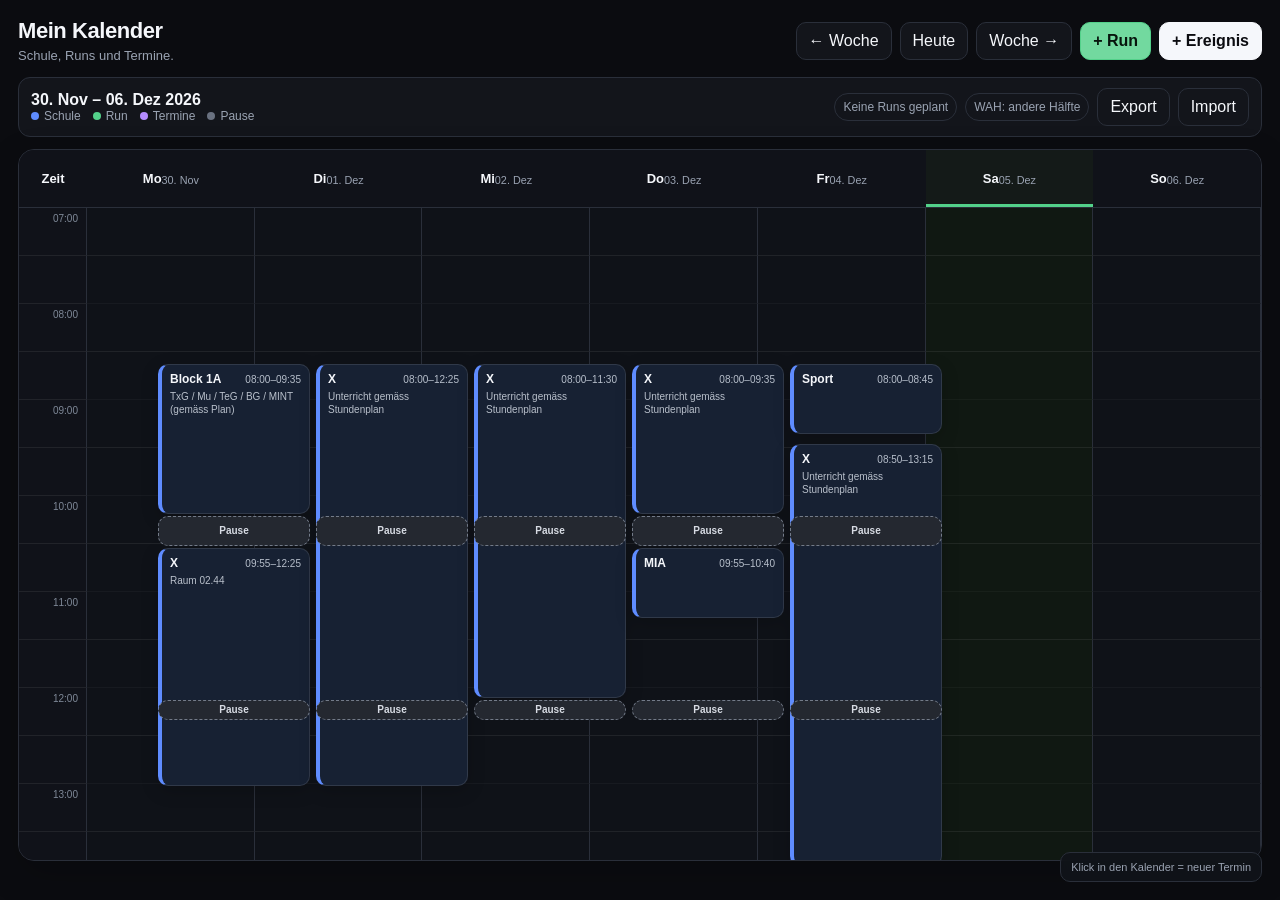
<file: index.html>
<!DOCTYPE html>
<html lang="de">
<head>
  <meta charset="UTF-8" />
  <meta name="viewport" content="width=device-width, initial-scale=1.0, viewport-fit=cover" />
  <meta name="theme-color" content="#0b0c10" />
  <meta name="apple-mobile-web-app-capable" content="yes" />
  <meta name="apple-mobile-web-app-status-bar-style" content="black-translucent" />
  <meta name="apple-mobile-web-app-title" content="Mein Kalender" />
  <meta name="format-detection" content="telephone=no" />
  <link rel="manifest" href="./manifest.webmanifest" />
  <link rel="apple-touch-icon" href="./apple-touch-icon.png" />
  <link rel="icon" type="image/png" href="./icon-192.png" />
  <script src="./config.js"></script>
  <title>Mein Kalender</title>
  <style>
    :root {
      --bg: #0b0c10;
      --panel: #13151b;
      --panel-2: #1a1d25;
      --text: #f5f7fb;
      --muted: #9aa3b2;
      --line: #2a2f3a;
      --school: #5f8cff;
      --run: #53d18a;
      --other: #b58cff;
      --danger: #ff6b78;
      --break: #697180;
      --accent: #ffffff;
    }

    * { box-sizing: border-box; }
    html { background: var(--bg); }
    body {
      margin: 0;
      font-family: Inter, ui-sans-serif, -apple-system, BlinkMacSystemFont, "Segoe UI", sans-serif;
      background: var(--bg);
      color: var(--text);
      min-height: 100vh;
      min-height: 100dvh;
      overscroll-behavior-y: none;
      -webkit-tap-highlight-color: transparent;
    }

    button, input, textarea, select { font: inherit; }
    button, .day-tab, .event { touch-action: manipulation; }
    button { cursor: pointer; }

    .app {
      width: min(1500px, 100%);
      margin: 0 auto;
      padding: 18px;
    }

    .topbar {
      display: flex;
      align-items: center;
      justify-content: space-between;
      gap: 14px;
      margin-bottom: 14px;
      flex-wrap: wrap;
    }

    .title-wrap h1 {
      margin: 0;
      font-size: 22px;
      letter-spacing: -0.02em;
    }

    .title-wrap p {
      margin: 4px 0 0;
      color: var(--muted);
      font-size: 13px;
    }

    .toolbar {
      display: flex;
      gap: 8px;
      align-items: center;
      flex-wrap: wrap;
    }

    .btn {
      border: 1px solid var(--line);
      background: var(--panel);
      color: var(--text);
      padding: 9px 12px;
      border-radius: 10px;
    }

    .btn:hover { background: var(--panel-2); }
    .btn.primary { background: #f5f7fb; color: #0b0c10; border-color: #f5f7fb; font-weight: 700; }
    .btn.run-primary { background: color-mix(in srgb, var(--run) 82%, #fff); color: #07150d; border-color: var(--run); font-weight: 800; }
    .btn.danger { color: #ffd7dc; border-color: #57313a; background: #24151a; }

    .week-strip {
      display: flex;
      justify-content: space-between;
      align-items: center;
      gap: 10px;
      padding: 10px 12px;
      margin-bottom: 12px;
      border: 1px solid var(--line);
      border-radius: 12px;
      background: var(--panel);
      flex-wrap: wrap;
    }

    .week-title { font-weight: 800; }
    .wah-badge, .stat-pill {
      font-size: 12px;
      color: var(--muted);
      border: 1px solid var(--line);
      padding: 6px 8px;
      border-radius: 999px;
      white-space: nowrap;
    }
    .stat-pill.good { color: #bff5d3; border-color: #28523a; background: #102319; }

    .calendar-shell {
      border: 1px solid var(--line);
      border-radius: 16px;
      overflow: hidden;
      background: var(--panel);
      box-shadow: 0 14px 38px rgba(0,0,0,.18);
    }

    .calendar-scroll { overflow: auto; max-height: calc(100vh - 190px); }

    .calendar {
      min-width: 1050px;
      display: grid;
      grid-template-columns: 68px repeat(7, minmax(140px, 1fr));
      position: relative;
    }

    .head {
      position: sticky;
      top: 0;
      z-index: 8;
      background: #101219;
      border-bottom: 1px solid var(--line);
      min-height: 58px;
      display: flex;
      align-items: center;
      justify-content: center;
      text-align: center;
      padding: 8px;
      font-size: 13px;
      font-weight: 700;
    }

    .head small { display: block; color: var(--muted); font-weight: 500; margin-top: 2px; }
    .head.today { box-shadow: inset 0 -3px 0 var(--run); background: #141a18; }
    .time-head { left: 0; z-index: 10; position: sticky; }

    .time-cell, .day-cell {
      height: 48px;
      border-bottom: 1px solid rgba(255,255,255,.07);
      border-right: 1px solid var(--line);
      position: relative;
    }

    .time-cell {
      position: sticky;
      left: 0;
      z-index: 5;
      background: #101219;
      color: #7f8998;
      font-size: 10px;
      text-align: right;
      padding: 5px 8px 0 4px;
      font-variant-numeric: tabular-nums;
    }
    .time-cell.half-hour { color: transparent; }

    .day-cell { background: #0f1218; }
    .day-cell.today { background: #101812; }
    .day-cell:hover { background: #151922; }
    .day-cell.half-hour { border-bottom-color: rgba(255,255,255,.035); }

    .event-layer {
      grid-column: 2 / 9;
      grid-row: 2 / span 28;
      position: absolute;
      inset: 58px 0 auto 68px;
      height: 1344px;
      pointer-events: none;
      z-index: 6;
    }

    .event {
      position: absolute;
      border-radius: 10px;
      padding: 7px 8px;
      overflow: hidden;
      border: 1px solid rgba(255,255,255,0.11);
      pointer-events: auto;
      user-select: none;
      box-shadow: 0 5px 18px rgba(0,0,0,0.18);
    }

    .event.school { background: #172133; border-left: 4px solid var(--school); }
    .event.run { background: #14271d; border-left: 4px solid var(--run); padding-right: 38px; }
    .event.run.done { opacity: .55; background: #111b15; }
    .event.run.done .name { text-decoration: line-through; }
    .run-check {
      position: absolute;
      right: 6px;
      top: 6px;
      width: 22px;
      height: 22px;
      border-radius: 50%;
      border: 1px solid rgba(255,255,255,.28);
      background: rgba(4,15,9,.45);
      color: #fff;
      display: grid;
      place-items: center;
      padding: 0;
      font-size: 13px;
      font-weight: 900;
      line-height: 1;
    }
    .run-check:hover { transform: scale(1.06); }
    .event.run.done .run-check { background: var(--run); color: #08150d; border-color: var(--run); }
    .event.other { background: #211a2e; border-left: 4px solid var(--other); }
    .event.break {
      background: color-mix(in srgb, var(--break) 22%, #11141a);
      border: 1px dashed #737b89;
      color: #d7dbe3;
      display: flex;
      align-items: center;
      justify-content: center;
      padding: 2px 5px;
      box-shadow: none;
    }
    .event.break .name { font-size: 10px; font-weight: 700; }
    .event.break .meta { display: none; }

    .event-top { display: flex; align-items: baseline; justify-content: space-between; gap: 8px; }
    .event .name { font-weight: 800; font-size: 12px; line-height: 1.2; min-width: 0; overflow: hidden; text-overflow: ellipsis; white-space: nowrap; }
    .event .event-time { color: #b7bfcb; font-size: 10px; line-height: 1.2; white-space: nowrap; font-variant-numeric: tabular-nums; }
    .event .event-desc { color: #b9c0cb; font-size: 10px; margin-top: 4px; line-height: 1.3; display: -webkit-box; -webkit-box-orient: vertical; -webkit-line-clamp: 2; overflow: hidden; }
    .event.short-event .event-desc { display: none; }
    .event.tiny-event .event-time, .event.tiny-event .event-desc { display: none; }
    .event.tiny-event { padding-top: 4px; padding-bottom: 4px; }

    .now-line {
      position: absolute;
      height: 2px;
      background: #ff6b78;
      z-index: 20;
      pointer-events: none;
      border-radius: 999px;
      box-shadow: 0 0 0 1px rgba(255,107,120,.12);
    }
    .now-line::before {
      content: "";
      width: 7px;
      height: 7px;
      border-radius: 50%;
      background: #ff6b78;
      position: absolute;
      left: -2px;
      top: -2.5px;
    }

    .legend { display: flex; gap: 12px; color: var(--muted); font-size: 12px; align-items: center; flex-wrap: wrap; }
    .legend span::before { content: ""; width: 8px; height: 8px; border-radius: 50%; display: inline-block; margin-right: 5px; }
    .legend .school::before { background: var(--school); }
    .legend .run::before { background: var(--run); }
    .legend .other::before { background: var(--other); }
    .legend .break::before { background: var(--break); }

    dialog {
      border: 1px solid var(--line);
      border-radius: 16px;
      background: #11141a;
      color: var(--text);
      width: min(480px, calc(100vw - 24px));
      padding: 0;
      box-shadow: 0 24px 80px rgba(0,0,0,.5);
    }

    dialog::backdrop { background: rgba(0,0,0,.68); }
    .modal { padding: 18px; }
    .modal h2 { margin: 0 0 14px; font-size: 18px; }
    .form-grid { display: grid; grid-template-columns: 1fr 1fr; gap: 10px; }
    .field { display: flex; flex-direction: column; gap: 5px; }
    .field.full { grid-column: 1 / -1; }
    label { color: var(--muted); font-size: 12px; }
    input, textarea, select {
      width: 100%;
      border: 1px solid var(--line);
      background: #0d1016;
      color: var(--text);
      border-radius: 9px;
      padding: 9px 10px;
      outline: none;
    }
    textarea { min-height: 90px; resize: vertical; }
    .modal-actions { margin-top: 14px; display: flex; justify-content: space-between; gap: 8px; }
    .modal-actions .left, .modal-actions .right { display: flex; gap: 8px; flex-wrap: wrap; }
    .quick-run-buttons { display: flex; gap: 7px; flex-wrap: wrap; }
    .quick-run-buttons button { flex: 1 1 110px; }
    .toggle-row {
      display: flex;
      align-items: center;
      gap: 8px;
      margin-top: 8px;
      padding: 9px 10px;
      border: 1px solid var(--line);
      border-radius: 9px;
      color: var(--text);
      background: #0d1016;
      cursor: pointer;
    }
    .toggle-row input { width: auto; margin: 0; }

    .empty-hint {
      position: fixed;
      right: 18px;
      bottom: 18px;
      color: var(--muted);
      background: rgba(17,20,26,.92);
      border: 1px solid var(--line);
      border-radius: 10px;
      padding: 8px 10px;
      font-size: 11px;
      backdrop-filter: blur(10px);
    }

    .mobile-day-tabs,
    .mobile-day-summary,
    .mobile-actions { display: none; }

    @media (max-width: 700px) {
      body { overflow: hidden; }

      .app {
        width: 100%;
        padding: calc(8px + env(safe-area-inset-top)) 8px calc(84px + env(safe-area-inset-bottom));
        height: 100dvh;
        display: flex;
        flex-direction: column;
      }

      .topbar {
        margin-bottom: 8px;
        gap: 8px;
        flex-wrap: nowrap;
      }
      .title-wrap h1 { font-size: 19px; }
      .title-wrap p { display: none; }
      .topbar .toolbar { gap: 5px; margin-left: auto; flex-wrap: nowrap; }
      .topbar .toolbar .btn {
        min-width: 42px;
        height: 42px;
        padding: 0 10px;
        border-radius: 12px;
      }
      #prevWeek, #nextWeek { font-size: 0; width: 42px; padding: 0; }
      #prevWeek::after { content: "‹"; font-size: 27px; line-height: 1; }
      #nextWeek::after { content: "›"; font-size: 27px; line-height: 1; }
      #todayBtn { padding: 0 11px; }
      #newRun, #newEvent { display: none; }

      .week-strip {
        display: block;
        margin-bottom: 8px;
        padding: 9px 10px;
        border-radius: 12px;
      }
      .week-title { font-size: 14px; }
      .week-strip .legend { display: none; }
      .week-strip > .toolbar {
        margin-top: 7px;
        gap: 6px;
        justify-content: flex-start;
      }
      .week-strip #exportBtn,
      .week-strip #importBtn { display: none; }
      .stat-pill, .wah-badge { padding: 5px 7px; font-size: 11px; }

      .mobile-day-tabs {
        display: grid;
        grid-template-columns: repeat(7, 1fr);
        gap: 4px;
        margin-bottom: 8px;
      }
      .day-tab {
        min-width: 0;
        border: 1px solid var(--line);
        background: var(--panel);
        color: var(--muted);
        border-radius: 10px;
        padding: 6px 2px 5px;
        text-align: center;
        line-height: 1.05;
      }
      .day-tab strong { display: block; font-size: 11px; color: inherit; }
      .day-tab small { display: block; margin-top: 4px; font-size: 11px; }
      .day-tab.active {
        background: #f5f7fb;
        color: #0b0c10;
        border-color: #f5f7fb;
        font-weight: 800;
      }
      .day-tab.today:not(.active) { border-color: var(--run); color: #d6ffe4; }
      .day-tab.has-run::after {
        content: "";
        display: block;
        width: 4px;
        height: 4px;
        border-radius: 50%;
        background: var(--run);
        margin: 4px auto 0;
      }
      .day-tab.has-run.active::after { background: #0b0c10; }

      .mobile-day-summary {
        display: flex;
        align-items: center;
        justify-content: space-between;
        gap: 10px;
        margin: 0 2px 8px;
        padding: 0 2px;
        min-height: 30px;
      }
      .mobile-day-summary strong {
        font-size: 14px;
        letter-spacing: -0.01em;
      }
      .mobile-day-summary span {
        min-width: 0;
        color: var(--muted);
        font-size: 11px;
        text-align: right;
        white-space: nowrap;
        overflow: hidden;
        text-overflow: ellipsis;
      }

      .calendar-shell {
        flex: 1;
        min-height: 0;
        border-radius: 14px;
      }
      .calendar-scroll {
        height: 100%;
        max-height: none;
        overflow-x: hidden;
        overflow-y: auto;
        -webkit-overflow-scrolling: touch;
        scroll-behavior: smooth;
      }
      .calendar {
        min-width: 100%;
        grid-template-columns: 54px minmax(0, 1fr);
      }
      .head { min-height: 46px; padding: 5px; background: #0f1218; }
      .head:not(.time-head) { font-size: 15px; justify-content: flex-start; text-align: left; padding-left: 12px; }
      .head small { display: inline; margin: 0 0 0 6px; font-size: 11px; }
      .time-head { font-size: 9px; color: #76808f; }
      .time-cell, .day-cell { height: 54px; }
      .time-cell { font-size: 10px; padding-right: 7px; padding-top: 6px; }
      .event-layer {
        grid-column: 2 / -1;
        inset: 46px 0 auto 54px;
        height: 1512px;
      }
      .event {
        border-radius: 11px;
        padding: 7px 9px;
        box-shadow: 0 3px 12px rgba(0,0,0,.16);
      }
      .event .name { font-size: 13px; }
      .event .event-time { font-size: 10px; }
      .event .event-desc { font-size: 10px; -webkit-line-clamp: 2; }
      .event.school .event-desc { color: #9ca9bd; }
      .event.run .name { font-size: 14px; }
      .event.break { border-radius: 6px; opacity: .78; }
      .event.break .name { font-size: 9px; letter-spacing: .02em; }
      .run-check {
        width: 28px;
        height: 28px;
        right: 7px;
        top: 7px;
      }
      .event.run { padding-right: 42px; }

      dialog {
        width: 100%;
        max-width: none;
        margin: auto 0 0;
        border-radius: 20px 20px 0 0;
        max-height: 92dvh;
        overflow: auto;
      }
      .modal {
        padding: 18px 14px calc(16px + env(safe-area-inset-bottom));
      }
      .modal h2 { font-size: 19px; }
      .form-grid { grid-template-columns: 1fr; gap: 11px; }
      .field.full { grid-column: auto; }
      input, textarea, select {
        min-height: 46px;
        font-size: 16px;
        border-radius: 11px;
      }
      textarea { min-height: 78px; }
      .toggle-row { min-height: 46px; }
      .modal-actions {
        align-items: stretch;
        flex-direction: column-reverse;
      }
      .modal-actions .left,
      .modal-actions .right { width: 100%; }
      .modal-actions .right .btn { flex: 1; min-height: 46px; }
      .modal-actions .left .btn { flex: 1; min-height: 42px; }

      .mobile-actions {
        display: grid;
        grid-template-columns: 1fr 1fr;
        gap: 8px;
        position: fixed;
        left: 8px;
        right: 8px;
        bottom: calc(8px + env(safe-area-inset-bottom));
        z-index: 30;
        padding: 8px;
        border: 1px solid var(--line);
        border-radius: 16px;
        background: rgba(17,20,26,.92);
        backdrop-filter: blur(18px);
        -webkit-backdrop-filter: blur(18px);
        box-shadow: 0 12px 40px rgba(0,0,0,.35);
      }
      .mobile-actions .btn {
        min-height: 48px;
        border-radius: 12px;
        font-weight: 800;
      }

      .empty-hint { display: none; }
    }


    /* iPhone / small-screen cleanup: simple one-day calendar */
    @media (max-width: 700px) {
      html, body { width: 100%; max-width: 100%; overflow: hidden; overscroll-behavior: none; -webkit-text-size-adjust: 100%; }
      body { min-height: 100svh; }
      .app { width: 100%; height: 100svh; min-height: 100svh; padding: calc(6px + env(safe-area-inset-top)) 0 calc(72px + env(safe-area-inset-bottom)); }
      .topbar { width: 100%; margin: 0 0 6px; padding: 0 10px; }
      .title-wrap { display: none; }
      .topbar .toolbar { width: 100%; margin: 0; display: grid; grid-template-columns: 44px minmax(0, 1fr) 44px; gap: 7px; }
      .topbar .toolbar .btn { width: 100%; min-width: 0; height: 40px; border-radius: 11px; }
      #prevWeek, #nextWeek { width: 44px; }
      #todayBtn { font-size: 13px; font-weight: 800; }
      .week-strip { margin: 0 10px 6px; min-height: 34px; padding: 6px 9px; border-radius: 11px; display: flex; align-items: center; gap: 8px; }
      .week-title { font-size: 12px; white-space: nowrap; }
      .week-strip > .toolbar { margin: 0 0 0 auto; min-width: 0; }
      .week-strip #wahBadge, .week-strip #exportBtn, .week-strip #importBtn { display: none; }
      .stat-pill { max-width: 145px; padding: 4px 7px; font-size: 10px; overflow: hidden; text-overflow: ellipsis; }
      .mobile-day-tabs { display: flex; gap: 5px; overflow-x: auto; padding: 0 10px 3px; margin: 0 0 4px; scrollbar-width: none; -webkit-overflow-scrolling: touch; }
      .mobile-day-tabs::-webkit-scrollbar { display: none; }
      .day-tab { flex: 1 0 45px; min-width: 45px; padding: 6px 2px 5px; border-radius: 10px; }
      .day-tab strong, .day-tab small { font-size: 10px; }
      .mobile-day-summary { margin: 0 10px 5px; padding: 0; min-height: 26px; }
      .mobile-day-summary strong { font-size: 13px; }
      .mobile-day-summary span { font-size: 10px; max-width: 48%; }
      .calendar-shell { flex: 1; min-height: 0; width: 100%; border-left: 0; border-right: 0; border-radius: 0; box-shadow: none; }
      .calendar-scroll { width: 100%; height: 100%; overflow-x: hidden; overflow-y: auto; overscroll-behavior-y: contain; scroll-behavior: auto; }
      .calendar { width: 100%; min-width: 0; grid-template-columns: 46px minmax(0, 1fr); }
      .calendar > .head { display: none; }
      .time-cell, .day-cell { height: 50px; }
      .time-cell { width: 46px; padding: 5px 5px 0 2px; font-size: 9px; background: #0d1016; }
      .day-cell { background: #0f1218; }
      .day-cell.today { background: #101812; }
      .event-layer { grid-column: 2 / -1; grid-row: 1 / span 28; inset: 0 0 auto 46px; height: 1400px; }
      .event { border-radius: 9px; padding: 6px 7px; box-shadow: 0 2px 8px rgba(0,0,0,.16); }
      .event .name { font-size: 12px; }
      .event .event-time { font-size: 9px; }
      .event .event-desc { font-size: 9px; margin-top: 2px; -webkit-line-clamp: 1; }
      .event.school .event-desc { display: none; }
      .event.run .name { font-size: 13px; }
      .run-check { width: 27px; height: 27px; right: 6px; top: 6px; }
      .event.run { padding-right: 39px; }
      .mobile-actions { left: 10px; right: 10px; bottom: calc(7px + env(safe-area-inset-bottom)); gap: 7px; padding: 7px; border-radius: 15px; }
      .mobile-actions .btn { min-height: 45px; font-size: 13px; }
      dialog { max-height: min(88svh, 720px); }
    }
  </style>
</head>
<body>
  <main class="app">
    <div class="topbar">
      <div class="title-wrap">
        <h1>Mein Kalender</h1>
        <p>Schule, Runs und Termine.</p>
      </div>
      <div class="toolbar">
        <button class="btn" id="prevWeek">← Woche</button>
        <button class="btn" id="todayBtn">Heute</button>
        <button class="btn" id="nextWeek">Woche →</button>
        <button class="btn run-primary" id="newRun">+ Run</button>
        <button class="btn primary" id="newEvent">+ Ereignis</button>
      </div>
    </div>

    <div class="week-strip">
      <div>
        <div class="week-title" id="weekTitle"></div>
        <div class="legend">
          <span class="school">Schule</span>
          <span class="run">Run</span>
          <span class="other">Termine</span>
          <span class="break">Pause</span>
        </div>
      </div>
      <div class="toolbar">
        <span class="stat-pill" id="runProgress"></span>
        <span class="wah-badge" id="wahBadge"></span>
        <button class="btn" id="exportBtn">Export</button>
        <button class="btn" id="importBtn">Import</button>
        <input id="importFile" type="file" accept="application/json" hidden />
      </div>
    </div>

    <div class="mobile-day-tabs" id="mobileDayTabs" aria-label="Wochentage"></div>
    <div class="mobile-day-summary" id="mobileDaySummary" aria-live="polite"></div>

    <section class="calendar-shell">
      <div class="calendar-scroll">
        <div class="calendar" id="calendar"></div>
      </div>
    </section>
  </main>

  <div class="mobile-actions" aria-label="Schnellaktionen">
    <button class="btn run-primary" id="newRunMobile">+ Run</button>
    <button class="btn primary" id="newEventMobile">+ Termin</button>
  </div>

  <div class="empty-hint">Klick in den Kalender = neuer Termin</div>

  <dialog id="eventDialog">
    <form method="dialog" class="modal" id="eventForm">
      <h2 id="dialogTitle">Ereignis</h2>
      <div class="form-grid">
        <div class="field full">
          <label for="name">Name</label>
          <input id="name" required maxlength="80" placeholder="z. B. Easy Run" />
        </div>
        <div class="field full">
          <label for="description">Beschreibung</label>
          <textarea id="description" placeholder="Optional"></textarea>
        </div>
        <div class="field">
          <label for="date">Datum</label>
          <input id="date" type="date" required />
        </div>
        <div class="field">
          <label for="type">Typ</label>
          <select id="type">
            <option value="other">Normal</option>
            <option value="run">Run</option>
            <option value="school">Schule</option>
          </select>
        </div>
        <div class="field">
          <label for="start">Start</label>
          <input id="start" type="time" required />
        </div>
        <div class="field">
          <label for="end">Ende</label>
          <input id="end" type="time" required />
        </div>
        <div class="field full" id="runOptions" hidden>
          <label>Schnell auswählen</label>
          <div class="quick-run-buttons">
            <button type="button" class="btn" data-run-preset="easy">Easy Run</button>
            <button type="button" class="btn" data-run-preset="quality">Quality</button>
            <button type="button" class="btn" data-run-preset="long">Long Run</button>
          </div>
          <label class="toggle-row"><input id="runDone" type="checkbox" /> Run erledigt</label>
        </div>
      </div>
      <div class="modal-actions">
        <div class="left">
          <button type="button" class="btn danger" id="deleteEvent">Löschen</button>
          <button type="button" class="btn" id="duplicateEvent">Duplizieren</button>
        </div>
        <div class="right">
          <button type="button" class="btn" id="cancelEvent">Abbrechen</button>
          <button type="submit" class="btn primary">Speichern</button>
        </div>
      </div>
    </form>
  </dialog>

  <script>
    const START_HOUR = 7;
    const END_HOUR = 21;
    const DESKTOP_SLOT_HEIGHT = 48; // 30 minutes
    const MOBILE_SLOT_HEIGHT = 50;
    const STORAGE_KEY = 'school-run-calendar-v1';
    const DAY_NAMES = ['Mo', 'Di', 'Mi', 'Do', 'Fr', 'Sa', 'So'];
    const MONTHS = ['Jan', 'Feb', 'Mär', 'Apr', 'Mai', 'Jun', 'Jul', 'Aug', 'Sep', 'Okt', 'Nov', 'Dez'];

    // WAH: week starting 2026-08-24 = NOT user's week; following week = user's week.
    const WAH_OFF_ANCHOR = new Date('2026-08-24T00:00:00');

    let weekStart = getMonday(new Date());
    let editingId = null;
    let state = loadState();
    let mobileDayIndex = Math.min(6, Math.max(0, (new Date().getDay() + 6) % 7));
    let lastMobileMode = window.matchMedia('(max-width: 700px)').matches;

    function isMobile() { return window.matchMedia('(max-width: 700px)').matches; }
    function slotHeight() { return isMobile() ? MOBILE_SLOT_HEIGHT : DESKTOP_SLOT_HEIGHT; }

    const calendarEl = document.getElementById('calendar');
    const weekTitleEl = document.getElementById('weekTitle');
    const wahBadgeEl = document.getElementById('wahBadge');
    const runProgressEl = document.getElementById('runProgress');
    const dialog = document.getElementById('eventDialog');
    const form = document.getElementById('eventForm');
    const deleteBtn = document.getElementById('deleteEvent');
    const duplicateBtn = document.getElementById('duplicateEvent');
    const runOptionsEl = document.getElementById('runOptions');
    const runDoneEl = document.getElementById('runDone');

    function uid() {
      return (crypto.randomUUID ? crypto.randomUUID() : String(Date.now()) + Math.random());
    }

    function pad(n) { return String(n).padStart(2, '0'); }
    function isoDate(d) { return `${d.getFullYear()}-${pad(d.getMonth()+1)}-${pad(d.getDate())}`; }

    function getMonday(input) {
      const d = new Date(input);
      d.setHours(0,0,0,0);
      const day = (d.getDay() + 6) % 7;
      d.setDate(d.getDate() - day);
      return d;
    }

    function addDays(d, n) {
      const x = new Date(d);
      x.setDate(x.getDate() + n);
      return x;
    }

    function addWeeks(d, n) { return addDays(d, n * 7); }

    function isWahWeek(monday) {
      const diffWeeks = Math.round((getMonday(monday) - WAH_OFF_ANCHOR) / (7 * 24 * 3600 * 1000));
      return Math.abs(diffWeeks % 2) === 1;
    }

    function loadState() {
      const saved = localStorage.getItem(STORAGE_KEY);
      if (saved) {
        try {
          const parsed = JSON.parse(saved);
          parsed.events = Array.isArray(parsed.events) ? parsed.events.map(e => {
            const inferredDone = e.type === 'run' && /✓\s*$/.test(e.name || '');
            return {
              ...e,
              name: inferredDone ? String(e.name).replace(/\s*✓\s*$/, '') : e.name,
              done: e.type === 'run' ? Boolean(e.done ?? inferredDone) : false,
            };
          }) : [];
          return parsed;
        } catch (_) {}
      }
      return { events: seedPersonalEvents() };
    }

    function saveState() {
      localStorage.setItem(STORAGE_KEY, JSON.stringify(state));
      syncStateToCloud().catch(() => {});
    }

    function apiBase() {
      return (window.CALENDAR_API_URL || '').replace(/\/$/, '');
    }

    function apiToken() {
      return localStorage.getItem('calendar_api_token') || '';
    }

    function apiHeaders() {
      const h = { 'Content-Type': 'application/json' };
      const token = apiToken();
      if (token) h.Authorization = `Bearer ${token}`;
      return h;
    }

    async function syncStateToCloud() {
      const base = apiBase();
      if (!base) return;
      const res = await fetch(`${base}/api/events`, {
        method: 'PUT',
        headers: apiHeaders(),
        body: JSON.stringify({ events: state.events })
      });
      if (res.status === 401) return;
      if (!res.ok) throw new Error('Cloud sync failed');
    }

    async function syncStateFromCloud() {
      const base = apiBase();
      if (!base) return;
      const res = await fetch(`${base}/api/events`, { headers: apiHeaders() });
      if (res.status === 401) {
        if (!apiToken()) {
          const token = prompt('Kalender-Sync Token eingeben (einmalig):');
          if (token) {
            localStorage.setItem('calendar_api_token', token.trim());
            return syncStateFromCloud();
          }
        }
        return;
      }
      if (!res.ok) return;
      const data = await res.json();
      if (Array.isArray(data.events) && data.events.length) {
        state.events = data.events;
        localStorage.setItem(STORAGE_KEY, JSON.stringify(state));
        render();
      } else if (state.events.length) {
        await syncStateToCloud();
      }
    }

    function seedPersonalEvents() {
      return [
        {
          id: uid(), name: 'Long Run', description: 'Diese Woche bereits erledigt: ca. 13 km.',
          date: '2026-08-24', start: '18:00', end: '19:20', type: 'run', done: true
        },
        {
          id: uid(), name: 'Easy Run', description: '5–6 km sehr locker. Ziel: Erholung + aerobe Basis.',
          date: '2026-08-26', start: '18:15', end: '19:00', type: 'run', done: false
        },
        {
          id: uid(), name: 'Quality Run', description: '2 km locker → 3×1 km @ ca. 4:00–4:10/km, 2 min locker → auslaufen.',
          date: '2026-08-29', start: '10:30', end: '11:30', type: 'run', done: false
        },
        {
          id: uid(), name: 'Easy Run', description: '6–8 km locker, ungefähr 5:30–6:00/km.',
          date: '2026-08-30', start: '11:00', end: '12:00', type: 'run', done: false
        }
      ];
    }

    // School timetable transcribed from the provided image. The generic “X” blocks are kept as X,
    // so you can rename them later if you want. School events are generated dynamically and not stored.
    function schoolEventsForWeek(monday) {
      const d = (offset) => isoDate(addDays(monday, offset));
      const events = [
        // Monday
        { name: 'Block 1A', description: 'TxG / Mu / TeG / BG / MINT (gemäss Plan)', date: d(0), start: '08:00', end: '09:35', type: 'school' },
        { name: 'X', description: 'Raum 02.44', date: d(0), start: '09:55', end: '12:25', type: 'school' },
        { name: 'Sport', description: 'Halle gem. Plan', date: d(0), start: '14:10', end: '15:45', type: 'school' },

        // Tuesday
        { name: 'X', description: 'Unterricht gemäss Stundenplan', date: d(1), start: '08:00', end: '12:25', type: 'school' },
        { name: 'ERG', description: 'Aula / 02.44 gemäss Plan', date: d(1), start: '14:10', end: '14:55', type: 'school' },
        { name: 'BO', description: 'Raum 02.44', date: d(1), start: '15:00', end: '15:45', type: 'school' },

        // Wednesday
        { name: 'X', description: 'Unterricht gemäss Stundenplan', date: d(2), start: '08:00', end: '11:30', type: 'school' },
        { name: 'Philos / Theater / HIIE', description: 'Wahl-/Atelierblock gemäss Plan', date: d(2), start: '15:00', end: '17:25', type: 'school' },

        // Thursday
        { name: 'X', description: 'Unterricht gemäss Stundenplan', date: d(3), start: '08:00', end: '09:35', type: 'school' },
        { name: 'MIA', description: 'Raum 03.12', date: d(3), start: '09:55', end: '10:40', type: 'school' },
        { name: 'Block 2A', description: 'TeG / LI / BG / TxG (gemäss Plan)', date: d(3), start: '14:10', end: '15:45', type: 'school' },

        // Friday
        { name: 'Sport', description: 'Halle gem. Plan', date: d(4), start: '08:00', end: '08:45', type: 'school' },
        { name: 'X', description: 'Unterricht gemäss Stundenplan', date: d(4), start: '08:50', end: '13:15', type: 'school' },
        { name: 'X', description: 'Raum 02.44', date: d(4), start: '14:10', end: '15:45', type: 'school' },
      ];

      if (isWahWeek(monday)) {
        events.push(
          { name: 'WAH', description: 'Deine rotierende WAH-Woche', date: d(2), start: '11:40', end: '12:25', type: 'school' },
          { name: 'WAH', description: 'Deine rotierende WAH-Woche', date: d(3), start: '10:45', end: '14:06', type: 'school' }
        );
      }
      return events;
    }

    // Feste Schulpausen aus deinem Stundenplan.
    // Vormittag: 09:35–09:55, kurze Pause: 11:30–11:40.
    function schoolBreaksForWeek(monday) {
      const d = (offset) => isoDate(addDays(monday, offset));
      const breaks = [];
      for (let day = 0; day < 5; day++) {
        breaks.push(
          { name: 'Pause', description: '', date: d(day), start: '09:35', end: '09:55', type: 'break' },
          { name: 'Pause', description: '', date: d(day), start: '11:30', end: '11:40', type: 'break' }
        );
      }
      return breaks;
    }

    function minutes(time) {
      const [h, m] = time.split(':').map(Number);
      return h * 60 + m;
    }

    function renderMobileDayTabs(fullWeek) {
      const tabs = document.getElementById('mobileDayTabs');
      if (!tabs) return;
      tabs.innerHTML = '';
      const today = isoDate(new Date());
      fullWeek.forEach((date, i) => {
        const dayIso = isoDate(date);
        const hasRun = state.events.some(e => e.type === 'run' && e.date === dayIso);
        const b = document.createElement('button');
        b.type = 'button';
        b.className = `day-tab${i === mobileDayIndex ? ' active' : ''}${dayIso === today ? ' today' : ''}${hasRun ? ' has-run' : ''}`;
        b.innerHTML = `<strong>${DAY_NAMES[i]}</strong><small>${date.getDate()}</small>`;
        b.addEventListener('click', () => {
          mobileDayIndex = i;
          render();
          requestAnimationFrame(() => scrollToDayStart(dayIso));
        });
        tabs.appendChild(b);
      });
    }

    function renderMobileDaySummary(fullWeek) {
      const el = document.getElementById('mobileDaySummary');
      if (!el || !isMobile()) return;
      const date = fullWeek[mobileDayIndex];
      const dayIso = isoDate(date);
      const school = schoolEventsForWeek(weekStart).filter(e => e.date === dayIso);
      const personal = state.events.filter(e => e.date === dayIso).sort((a,b) => minutes(a.start) - minutes(b.start));
      const schoolEnd = school.length ? school.map(e => e.end).sort().at(-1) : null;
      const runs = personal.filter(e => e.type === 'run');
      const nextPersonal = personal[0];
      const bits = [];
      if (schoolEnd) bits.push(`Schule bis ${schoolEnd}`);
      else if (mobileDayIndex >= 5) bits.push('Keine Schule');
      if (runs.length) bits.push(`${runs.length} Run${runs.length > 1 ? 's' : ''}`);
      else if (nextPersonal) bits.push(`${nextPersonal.name} ${nextPersonal.start}`);
      else bits.push('Sonst frei');
      el.innerHTML = `<strong>${DAY_NAMES[mobileDayIndex]}, ${date.getDate()}. ${MONTHS[date.getMonth()]}</strong><span>${escapeHtml(bits.join(' · '))}</span>`;
    }

    function render() {
      calendarEl.innerHTML = '';
      const fullWeek = Array.from({length: 7}, (_, i) => addDays(weekStart, i));
      const days = isMobile() ? [fullWeek[mobileDayIndex]] : fullWeek;
      renderMobileDayTabs(fullWeek);
      renderMobileDaySummary(fullWeek);

      const timeHead = document.createElement('div');
      timeHead.className = 'head time-head';
      timeHead.textContent = 'Zeit';
      calendarEl.appendChild(timeHead);

      const todayIso = isoDate(new Date());
      days.forEach((date) => {
        const safeIndex = isMobile() ? mobileDayIndex : ((date.getDay() + 6) % 7);
        const h = document.createElement('div');
        h.className = 'head' + (isoDate(date) === todayIso ? ' today' : '');
        h.innerHTML = `${DAY_NAMES[safeIndex]}<small>${pad(date.getDate())}. ${MONTHS[date.getMonth()]}</small>`;
        calendarEl.appendChild(h);
      });

      for (let slot = 0; slot < (END_HOUR - START_HOUR) * 2; slot++) {
        const totalMin = START_HOUR * 60 + slot * 30;
        const hh = Math.floor(totalMin / 60);
        const mm = totalMin % 60;
        const label = document.createElement('div');
        label.className = 'time-cell' + (mm === 30 ? ' half-hour' : '');
        label.textContent = mm === 0 ? `${pad(hh)}:00` : '';
        calendarEl.appendChild(label);

        days.forEach((date, dayIndex) => {
          const cell = document.createElement('div');
          cell.className = 'day-cell' + (isoDate(date) === todayIso ? ' today' : '') + (mm === 30 ? ' half-hour' : '');
          cell.dataset.date = isoDate(date);
          cell.dataset.time = `${pad(hh)}:${pad(mm)}`;
          cell.addEventListener('click', () => openNew(cell.dataset.date, cell.dataset.time));
          calendarEl.appendChild(cell);
        });
      }

      const layer = document.createElement('div');
      layer.className = 'event-layer';
      calendarEl.appendChild(layer);

      const school = schoolEventsForWeek(weekStart);
      const breaks = schoolBreaksForWeek(weekStart);
      const startDate = isoDate(weekStart);
      const endDate = isoDate(addDays(weekStart, 6));
      const personal = state.events.filter(e => e.date >= startDate && e.date <= endDate);
      school.forEach(e => renderEvent(layer, e, days, true));
      personal.forEach(e => renderEvent(layer, e, days, false));
      // Pausen zuletzt rendern, damit sie auch bei langen Schulblöcken sichtbar bleiben.
      breaks.forEach(e => renderEvent(layer, e, days, true));
      renderNowLine(layer, days);

      const runs = personal.filter(e => e.type === 'run');
      const doneRuns = runs.filter(e => e.done).length;
      runProgressEl.textContent = runs.length ? `Runs ${doneRuns}/${runs.length} erledigt` : 'Keine Runs geplant';
      runProgressEl.classList.toggle('good', runs.length > 0 && doneRuns === runs.length);

      const end = addDays(weekStart, 6);
      weekTitleEl.textContent = `${pad(weekStart.getDate())}. ${MONTHS[weekStart.getMonth()]} – ${pad(end.getDate())}. ${MONTHS[end.getMonth()]} ${end.getFullYear()}`;
      wahBadgeEl.textContent = isWahWeek(weekStart) ? 'WAH: deine Woche' : 'WAH: andere Hälfte';
    }

    function renderEvent(layer, e, days, generatedSchool) {
      const dayIndex = days.findIndex(d => isoDate(d) === e.date);
      if (dayIndex < 0) return;

      const startMin = Math.max(minutes(e.start), START_HOUR * 60);
      const endMin = Math.min(minutes(e.end), END_HOUR * 60);
      if (endMin <= startMin) return;

      const dayWidth = 100 / days.length;
      const top = ((startMin - START_HOUR * 60) / 30) * slotHeight();
      const height = Math.max(20, ((endMin - startMin) / 30) * slotHeight() - 2);

      const duration = endMin - startMin;
      const sizeClass = duration <= 20 ? ' tiny-event' : duration <= 50 ? ' short-event' : '';
      const el = document.createElement('div');
      el.className = `event ${e.type || 'other'}${e.type === 'run' && e.done ? ' done' : ''}${sizeClass}`;
      el.style.left = `calc(${dayIndex * dayWidth}% + 3px)`;
      el.style.width = `calc(${dayWidth}% - 6px)`;
      el.style.top = `${top + 2}px`;
      el.style.height = `${height}px`;
      const checkHtml = (!generatedSchool && e.type === 'run')
        ? `<button class="run-check" type="button" aria-label="${e.done ? 'Als offen markieren' : 'Run abhaken'}" title="${e.done ? 'Als offen markieren' : 'Run abhaken'}">${e.done ? '✓' : ''}</button>`
        : '';
      el.innerHTML = `${checkHtml}<div class="event-top"><div class="name">${escapeHtml(e.name)}</div><div class="event-time">${escapeHtml(e.start)}–${escapeHtml(e.end)}</div></div>${e.description ? `<div class="event-desc">${escapeHtml(e.description)}</div>` : ''}`;
      if (!generatedSchool) {
        el.title = 'Klicken zum Bearbeiten';
        const check = el.querySelector('.run-check');
        if (check) check.addEventListener('click', (ev) => {
          ev.stopPropagation();
          toggleRunDone(e.id);
        });
        el.addEventListener('click', () => openEdit(e.id));
      } else {
        el.title = 'Fixer Stundenplan';
      }
      layer.appendChild(el);
    }

    function escapeHtml(s) {
      return String(s ?? '').replace(/[&<>'"]/g, c => ({'&':'&amp;','<':'&lt;','>':'&gt;',"'":'&#39;','"':'&quot;'}[c]));
    }


    function toggleRunDone(id) {
      const e = state.events.find(x => x.id === id);
      if (!e || e.type !== 'run') return;
      e.done = !e.done;
      saveState();
      render();
    }

    function renderNowLine(layer, days) {
      const now = new Date();
      const todayIndex = days.findIndex(d => isoDate(d) === isoDate(now));
      const nowMinutes = now.getHours() * 60 + now.getMinutes();
      if (todayIndex < 0 || nowMinutes < START_HOUR * 60 || nowMinutes > END_HOUR * 60) return;
      const dayWidth = 100 / days.length;
      const line = document.createElement('div');
      line.className = 'now-line';
      line.style.left = `calc(${todayIndex * dayWidth}% + 3px)`;
      line.style.width = `calc(${dayWidth}% - 6px)`;
      line.style.top = `${((nowMinutes - START_HOUR * 60) / 30) * slotHeight()}px`;
      layer.appendChild(line);
    }

    function updateRunOptions() {
      const isRun = document.getElementById('type').value === 'run';
      runOptionsEl.hidden = !isRun;
      if (!isRun) runDoneEl.checked = false;
    }

    function setEndFromDuration(durationMinutes) {
      const start = document.getElementById('start').value || '18:00';
      const endM = minutes(start) + durationMinutes;
      document.getElementById('end').value = `${pad(Math.floor(endM / 60))}:${pad(endM % 60)}`;
    }

    const RUN_PRESETS = {
      easy: {
        name: 'Easy Run',
        description: 'Locker laufen, ganze Sätze sprechen können. Kein Pace-Jagen.',
        duration: 60,
      },
      quality: {
        name: 'Quality Run',
        description: 'Einlaufen → Qualitätsblock → locker auslaufen.',
        duration: 75,
      },
      long: {
        name: 'Long Run',
        description: 'Locker und kontrolliert. Fokus Ausdauer, nicht Tempo.',
        duration: 100,
      },
    };

    function hasOverlap(a, b) {
      return a.date === b.date && minutes(a.start) < minutes(b.end) && minutes(a.end) > minutes(b.start);
    }

    function conflictsFor(event) {
      const monday = getMonday(new Date(`${event.date}T12:00:00`));
      const school = schoolEventsForWeek(monday);
      const personal = state.events.filter(e => e.id !== editingId);
      return [...school, ...personal].filter(e => hasOverlap(event, e));
    }

    function openNew(date = isoDate(new Date()), start = '18:00', preferredType = 'other') {
      editingId = null;
      document.getElementById('dialogTitle').textContent = 'Neues Ereignis';
      document.getElementById('name').value = '';
      document.getElementById('description').value = '';
      document.getElementById('date').value = date;
      document.getElementById('start').value = start;
      const startM = minutes(start) + 60;
      document.getElementById('end').value = `${pad(Math.floor(startM/60))}:${pad(startM%60)}`;
      document.getElementById('type').value = preferredType;
      runDoneEl.checked = false;
      updateRunOptions();
      deleteBtn.style.visibility = 'hidden';
      duplicateBtn.style.visibility = 'hidden';
      dialog.showModal();
    }

    function openEdit(id) {
      const e = state.events.find(x => x.id === id);
      if (!e) return;
      editingId = id;
      document.getElementById('dialogTitle').textContent = 'Ereignis bearbeiten';
      document.getElementById('name').value = e.name;
      document.getElementById('description').value = e.description || '';
      document.getElementById('date').value = e.date;
      document.getElementById('start').value = e.start;
      document.getElementById('end').value = e.end;
      document.getElementById('type').value = e.type || 'other';
      runDoneEl.checked = Boolean(e.done);
      updateRunOptions();
      deleteBtn.style.visibility = 'visible';
      duplicateBtn.style.visibility = 'visible';
      dialog.showModal();
    }

    form.addEventListener('submit', (ev) => {
      ev.preventDefault();
      const event = {
        id: editingId || uid(),
        name: document.getElementById('name').value.trim(),
        description: document.getElementById('description').value.trim(),
        date: document.getElementById('date').value,
        start: document.getElementById('start').value,
        end: document.getElementById('end').value,
        type: document.getElementById('type').value,
        done: document.getElementById('type').value === 'run' ? runDoneEl.checked : false,
      };
      if (!event.name || !event.date || !event.start || !event.end) return;
      if (minutes(event.end) <= minutes(event.start)) {
        alert('Ende muss nach dem Start liegen.');
        return;
      }
      const conflicts = conflictsFor(event);
      if (conflicts.length) {
        const names = [...new Set(conflicts.map(e => e.name))].slice(0, 3).join(', ');
        if (!confirm(`Überschneidung mit: ${names}. Trotzdem speichern?`)) return;
      }
      if (editingId) {
        state.events = state.events.map(e => e.id === editingId ? event : e);
      } else {
        state.events.push(event);
      }
      saveState();
      dialog.close();
      render();
    });

    deleteBtn.addEventListener('click', () => {
      if (!editingId) return;
      state.events = state.events.filter(e => e.id !== editingId);
      saveState();
      dialog.close();
      render();
    });

    duplicateBtn.addEventListener('click', () => {
      const e = state.events.find(x => x.id === editingId);
      if (!e) return;
      editingId = null;
      document.getElementById('dialogTitle').textContent = 'Ereignis duplizieren';
      runDoneEl.checked = false;
      deleteBtn.style.visibility = 'hidden';
      duplicateBtn.style.visibility = 'hidden';
    });

    document.getElementById('type').addEventListener('change', updateRunOptions);
    document.querySelectorAll('[data-run-preset]').forEach(btn => {
      btn.addEventListener('click', () => {
        const preset = RUN_PRESETS[btn.dataset.runPreset];
        if (!preset) return;
        document.getElementById('name').value = preset.name;
        document.getElementById('description').value = preset.description;
        setEndFromDuration(preset.duration);
      });
    });

    function defaultDateForViewedWeek() {
      const today = isoDate(new Date());
      const from = isoDate(weekStart);
      const to = isoDate(addDays(weekStart, 6));
      return today >= from && today <= to ? today : from;
    }

    function scrollToDayStart(dayIso) {
      const scroll = document.querySelector('.calendar-scroll');
      if (!scroll) return;
      const school = schoolEventsForWeek(weekStart).filter(e => e.date === dayIso);
      const personal = state.events.filter(e => e.date === dayIso);
      const all = [...school, ...personal];
      const first = all.length ? Math.min(...all.map(e => minutes(e.start))) : 9 * 60;
      const target = Math.max(START_HOUR * 60, first - 30);
      const y = ((target - START_HOUR * 60) / 30) * slotHeight();
      scroll.scrollTo({ top: Math.max(0, y - 8), behavior: 'smooth' });
    }

    function scrollToNow() {
      const scroll = document.querySelector('.calendar-scroll');
      const now = new Date();
      const mins = now.getHours() * 60 + now.getMinutes();
      if (mins < START_HOUR * 60 || mins > END_HOUR * 60) return;
      const y = ((mins - START_HOUR * 60) / 30) * slotHeight();
      scroll.scrollTo({ top: Math.max(0, y - 170), behavior: 'smooth' });
    }

    document.getElementById('cancelEvent').addEventListener('click', () => dialog.close());
    document.getElementById('newRun').addEventListener('click', () => openNew(defaultDateForViewedWeek(), '18:00', 'run'));
    document.getElementById('newEvent').addEventListener('click', () => openNew(defaultDateForViewedWeek(), '18:00'));
    document.getElementById('newRunMobile').addEventListener('click', () => openNew(isoDate(addDays(weekStart, mobileDayIndex)), '18:00', 'run'));
    document.getElementById('newEventMobile').addEventListener('click', () => openNew(isoDate(addDays(weekStart, mobileDayIndex)), '18:00'));
    document.getElementById('prevWeek').addEventListener('click', () => { weekStart = addWeeks(weekStart, -1); render(); });
    document.getElementById('nextWeek').addEventListener('click', () => { weekStart = addWeeks(weekStart, 1); render(); });
    document.getElementById('todayBtn').addEventListener('click', () => {
      const now = new Date();
      weekStart = getMonday(now);
      mobileDayIndex = (now.getDay() + 6) % 7;
      render();
      requestAnimationFrame(scrollToNow);
    });

    document.getElementById('exportBtn').addEventListener('click', () => {
      const blob = new Blob([JSON.stringify(state, null, 2)], {type: 'application/json'});
      const a = document.createElement('a');
      a.href = URL.createObjectURL(blob);
      a.download = 'school-run-calendar-backup.json';
      a.click();
      URL.revokeObjectURL(a.href);
    });

    document.getElementById('importBtn').addEventListener('click', () => document.getElementById('importFile').click());
    document.getElementById('importFile').addEventListener('change', async (ev) => {
      const file = ev.target.files?.[0];
      if (!file) return;
      try {
        const data = JSON.parse(await file.text());
        if (!Array.isArray(data.events)) throw new Error('Ungültig');
        state = data;
        saveState();
        render();
      } catch (_) {
        alert('Diese Datei ist kein gültiges Kalender-Backup.');
      }
      ev.target.value = '';
    });

    // Handy: links/rechts wischen wechselt den Tag. Am Rand geht es in die nächste/vorige Woche.
    let touchStartX = null;
    let touchStartY = null;
    const calendarScrollEl = document.querySelector('.calendar-scroll');
    calendarScrollEl.addEventListener('touchstart', (ev) => {
      const t = ev.touches[0];
      touchStartX = t.clientX;
      touchStartY = t.clientY;
    }, { passive: true });
    calendarScrollEl.addEventListener('touchend', (ev) => {
      if (!isMobile() || touchStartX === null) return;
      const t = ev.changedTouches[0];
      const dx = t.clientX - touchStartX;
      const dy = t.clientY - touchStartY;
      touchStartX = touchStartY = null;
      if (Math.abs(dx) < 55 || Math.abs(dx) < Math.abs(dy) * 1.25) return;
      if (dx < 0) {
        if (mobileDayIndex < 6) mobileDayIndex++;
        else { weekStart = addWeeks(weekStart, 1); mobileDayIndex = 0; }
      } else {
        if (mobileDayIndex > 0) mobileDayIndex--;
        else { weekStart = addWeeks(weekStart, -1); mobileDayIndex = 6; }
      }
      render();
    }, { passive: true });

    window.addEventListener('resize', () => {
      const mobile = isMobile();
      if (mobile !== lastMobileMode) {
        lastMobileMode = mobile;
        render();
      }
    });

    // Optional PWA/offline support on GitHub Pages.
    if ('serviceWorker' in navigator) {
      window.addEventListener('load', () => navigator.serviceWorker.register('./sw.js').catch(() => {}));
    }

    render();
    if (isMobile()) requestAnimationFrame(scrollToNow);
  </script>
</body>
</html>
</file>
